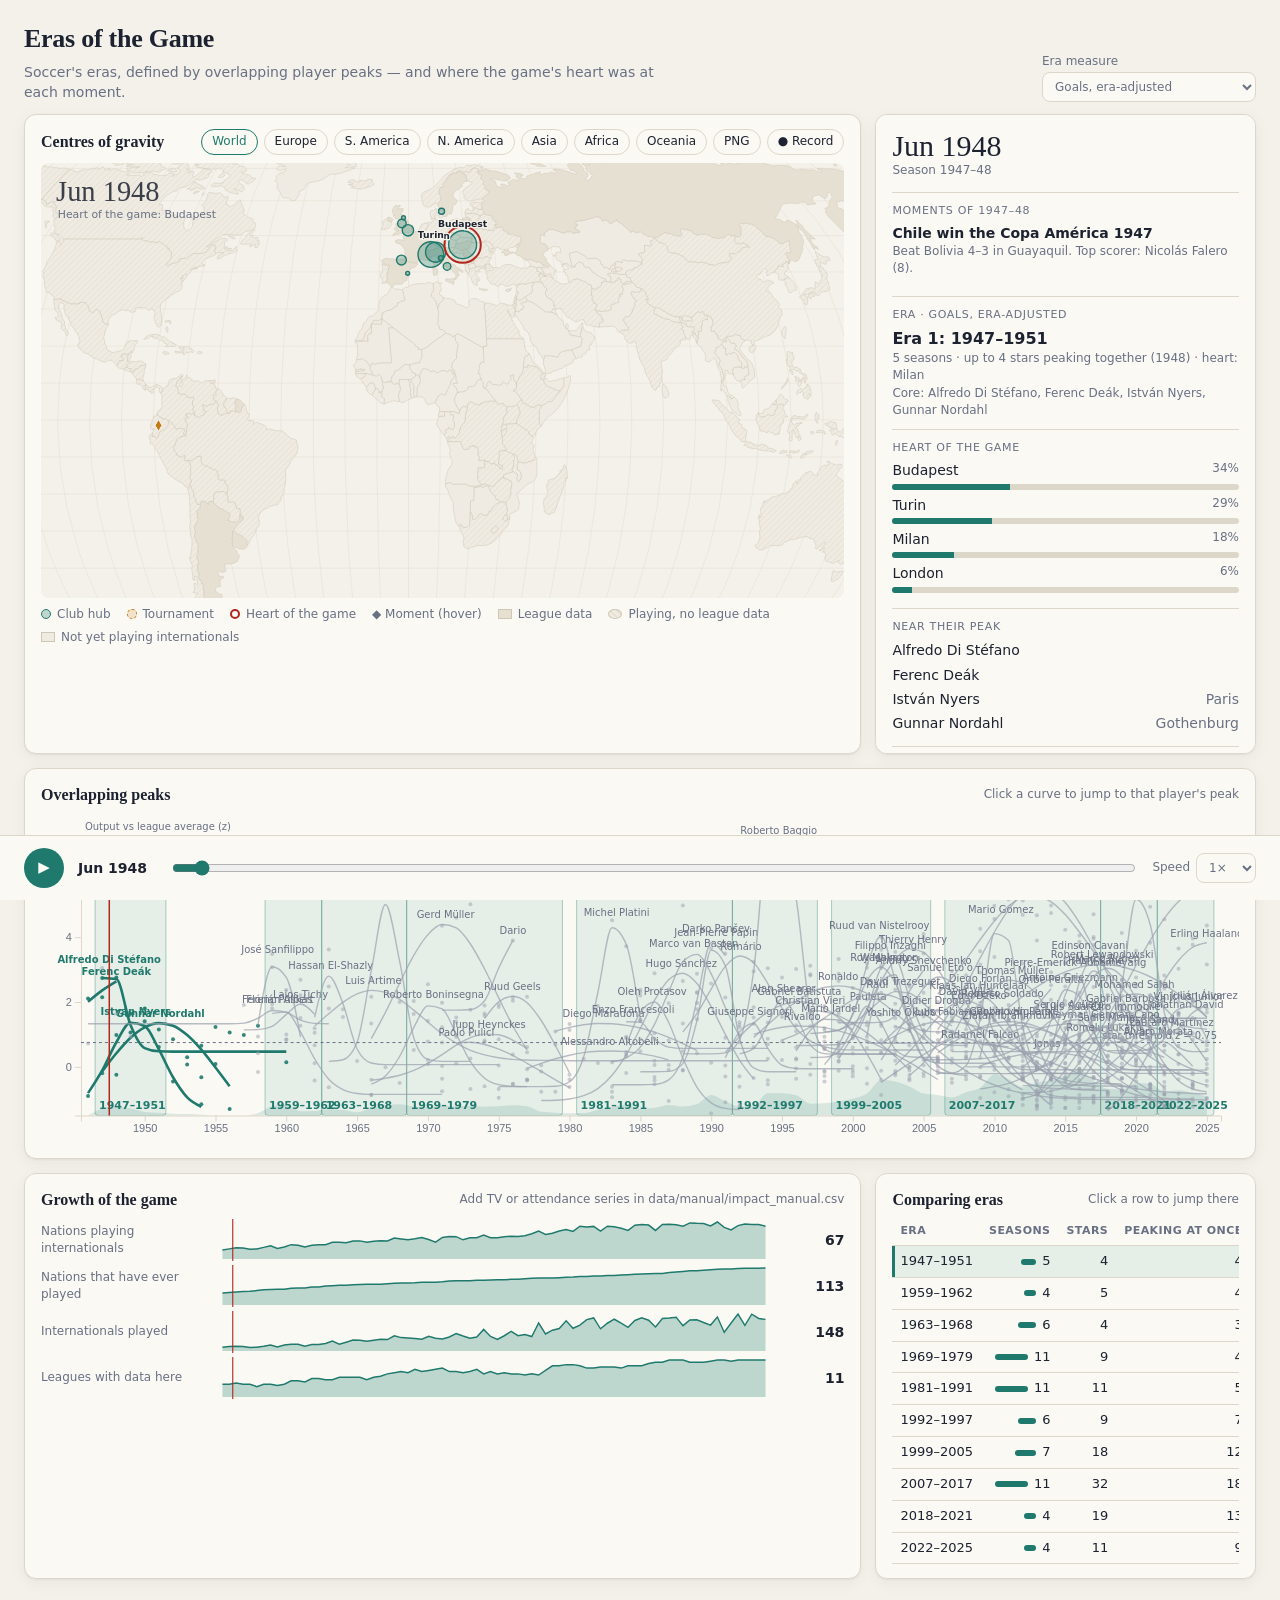
<file: dashboard/index.html>
<!doctype html>
<html lang="en">
<head>
  <meta charset="utf-8">
  <meta name="viewport" content="width=device-width, initial-scale=1">
  <title>Eras of the Game</title>
  <link rel="stylesheet" href="style.css">
</head>
<body>
  <header class="top">
    <div class="brand">
      <h1>Eras of the Game</h1>
      <p class="sub">Soccer's eras, defined by overlapping player peaks — and where the game's heart was at each moment.</p>
    </div>
    <div class="top-right">
      <span id="sample-badge" class="badge" hidden>Sample data</span>
      <label class="field">Era measure
        <select id="metric">
          <option value="goals_adj">Goals, era-adjusted</option>
          <option value="goals_raw">Goals, raw</option>
          <option value="ga_adj">Goals + assists, era-adjusted</option>
        </select>
      </label>
    </div>
  </header>

  <main class="grid">
    <section class="panel map-panel" aria-label="Map of hubs">
      <div class="panel-head">
        <h2>Centres of gravity</h2>
        <div class="map-tools">
          <div id="regions" class="chips" role="group" aria-label="Region"></div>
          <button class="chip" id="export-png" title="Download the map as an image">PNG</button>
          <button class="chip" id="record" title="Record the map as a video clip while it plays">● Record</button>
        </div>
      </div>
      <div class="map-wrap"><svg id="map" role="img" aria-label="Map with hub circles that grow and shrink over time"></svg></div>
      <div class="legend">
        <span><i class="dot club"></i>Club hub</span>
        <span><i class="dot tour"></i>Tournament</span>
        <span><i class="dot lead"></i>Heart of the game</span>
        <span>◆ Moment (hover)</span>
        <span class="legend-land"><i class="sw league"></i>League data</span>
        <span class="legend-land"><i class="sw play"></i>Playing, no league data</span>
        <span class="legend-land"><i class="sw none"></i>Not yet playing internationals</span>
      </div>
    </section>

    <aside class="panel desc-panel" aria-live="polite">
      <div id="desc"></div>
    </aside>

    <section class="panel peaks-panel" aria-label="Career peaks">
      <div class="panel-head">
        <h2 id="peaks-title">Overlapping peaks</h2>
        <span class="hint">Click a curve to jump to that player's peak</span>
      </div>
      <div class="peaks-wrap"><svg id="peaks" role="img" aria-label="Career curves for star players with shaded eras"></svg></div>
    </section>

    <section class="panel growth-panel" aria-label="Growth of the game">
      <div class="panel-head"><h2>Growth of the game</h2><span class="hint" id="growth-hint"></span></div>
      <div id="growth"></div>
    </section>

    <section class="panel eras-panel" aria-label="Era comparison">
      <div class="panel-head"><h2 id="eras-title">Comparing eras</h2><span class="hint">Click a row to jump there</span></div>
      <div class="table-wrap"><table id="era-table"></table></div>
    </section>
  </main>

  <footer class="controls">
    <button id="play" class="play" aria-label="Play">▶</button>
    <span id="clock" class="clock">—</span>
    <input id="scrub" type="range" min="0" max="1" value="0" step="1" aria-label="Timeline">
    <label class="field small">Speed
      <select id="speed">
        <option value="6">½×</option>
        <option value="12" selected>1×</option>
        <option value="24">2×</option>
        <option value="48">4×</option>
      </select>
    </label>
  </footer>

  <div id="tip" class="tip" hidden></div>

  <script src="vendor/d3.min.js"></script>
  <script src="vendor/topojson-client.min.js"></script>
  <script type="module" src="js/main.js"></script>
</body>
</html>
</file>
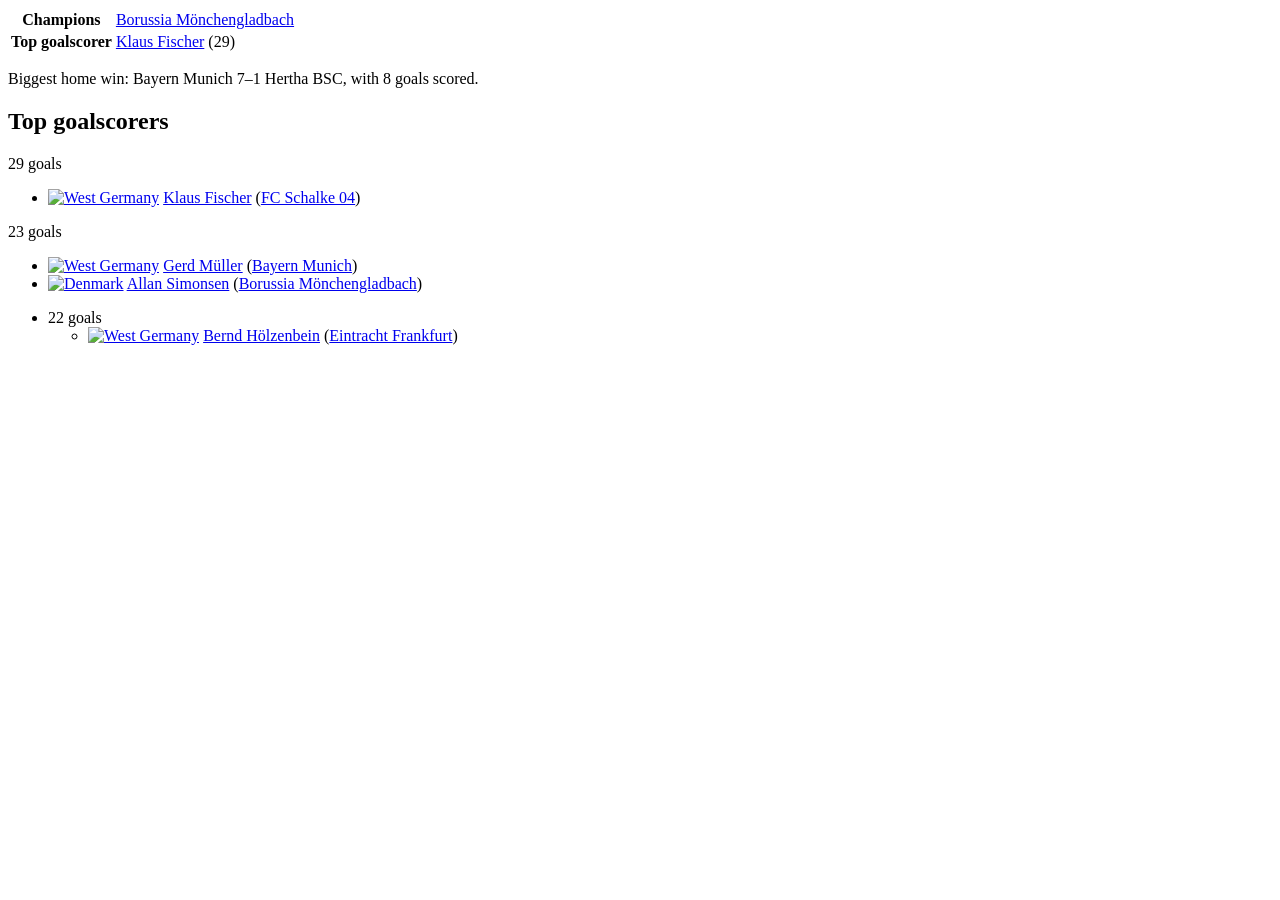
<file: tests/fixtures/wiki_bundesliga_1975.html>
<!-- Fixture in the rendered markup of the older season-page house style, e.g.
     ;29 goals / * {{flagicon|FRG}} [[Klaus Fischer]] ([[FC Schalke 04]])
     plus a summary box. Also a "biggest win" line that mentions goals and must be ignored. -->
<html><body>
<table class="infobox"><tr><th>Champions</th><td><a href="/wiki/Borussia_M%C3%B6nchengladbach">Borussia Mönchengladbach</a></td></tr>
<tr><th>Top goalscorer</th><td><a href="/wiki/Klaus_Fischer">Klaus Fischer</a> (29)</td></tr></table>
<p>Biggest home win: Bayern Munich 7–1 Hertha BSC, with 8 goals scored.</p>
<h2><span class="mw-headline" id="Top_goalscorers">Top goalscorers</span></h2>
<dl><dt>29 goals</dt></dl>
<ul><li><span class="flagicon"><a href="/wiki/West_Germany" title="West Germany"><img alt="West Germany"></a></span> <a href="/wiki/Klaus_Fischer">Klaus Fischer</a> (<a href="/wiki/FC_Schalke_04">FC Schalke 04</a>)</li></ul>
<dl><dt>23 goals</dt></dl>
<ul><li><span class="flagicon"><a href="/wiki/West_Germany" title="West Germany"><img alt="West Germany"></a></span> <a href="/wiki/Gerd_M%C3%BCller">Gerd Müller</a> (<a href="/wiki/FC_Bayern_Munich">Bayern Munich</a>)</li>
<li><span class="flagicon"><a href="/wiki/Denmark" title="Denmark"><img alt="Denmark"></a></span> <a href="/wiki/Allan_Simonsen">Allan Simonsen</a> (<a href="/wiki/Borussia_M%C3%B6nchengladbach">Borussia Mönchengladbach</a>)</li></ul>
<ul><li>22 goals
  <ul><li><span class="flagicon"><a href="/wiki/West_Germany" title="West Germany"><img alt="West Germany"></a></span> <a href="/wiki/Bernd_H%C3%B6lzenbein">Bernd Hölzenbein</a> (<a href="/wiki/Eintracht_Frankfurt">Eintracht Frankfurt</a>)</li></ul>
</li></ul>
</body></html>
</file>
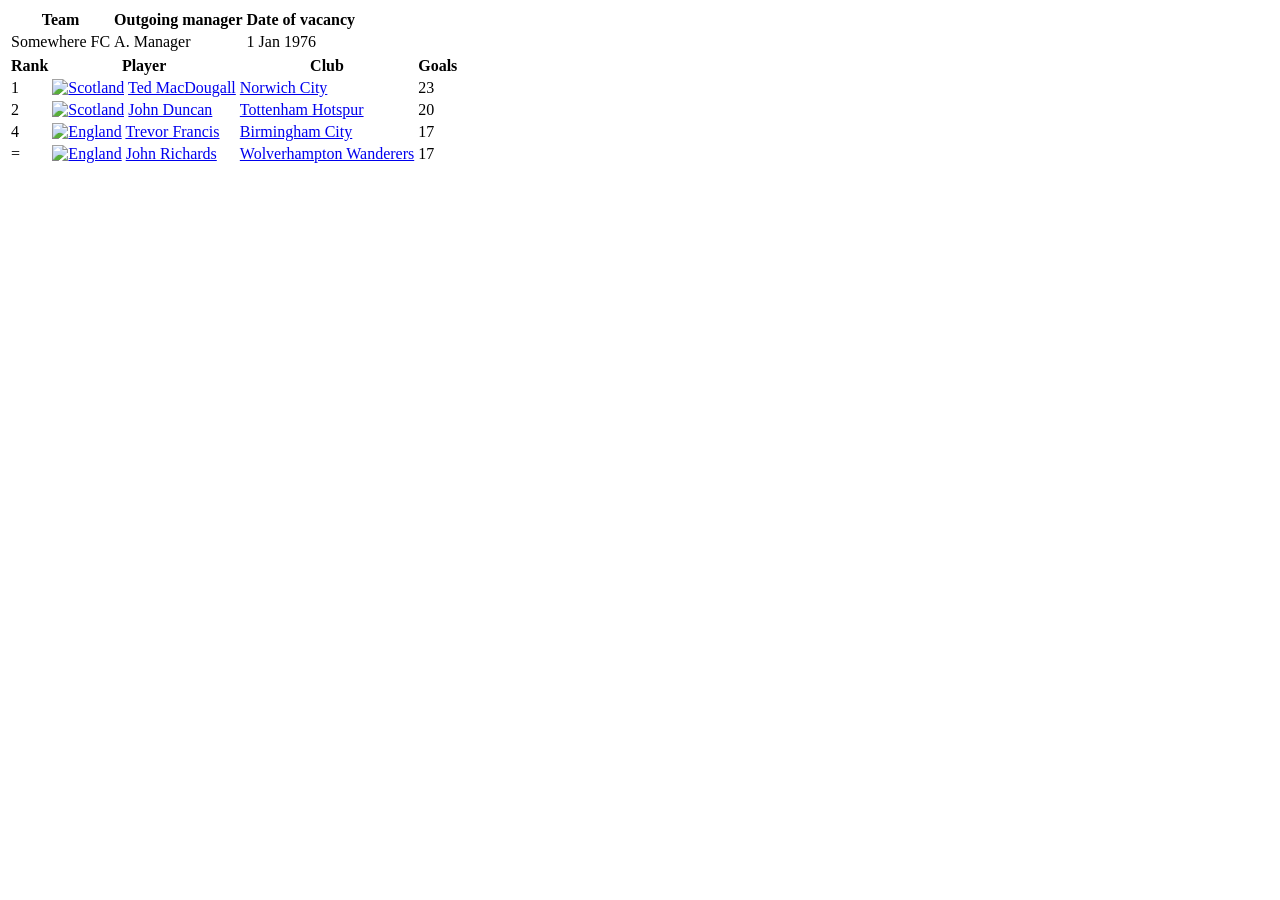
<file: tests/fixtures/wiki_eng_1975.html>
<!-- Fixture shaped like en.wikipedia.org/wiki/1975–76_Football_League_First_Division:
     no heading above the scorers table, ties shown with "=" ranks. -->
<html><body>
<table class="wikitable">
<tr><th>Team</th><th>Outgoing manager</th><th>Date of vacancy</th></tr>
<tr><td>Somewhere FC</td><td>A. Manager</td><td>1 Jan 1976</td></tr>
</table>
<table class="wikitable sortable">
<tbody>
<tr><th>Rank</th><th>Player</th><th>Club</th><th>Goals</th></tr>
<tr><td>1</td><td><span class="flagicon"><a href="/wiki/Scotland" title="Scotland"><img alt="Scotland"></a></span> <a href="/wiki/Ted_MacDougall">Ted MacDougall</a></td><td><a href="/wiki/Norwich_City_F.C.">Norwich City</a></td><td>23</td></tr>
<tr><td>2</td><td><span class="flagicon"><a href="/wiki/Scotland" title="Scotland"><img alt="Scotland"></a></span> <a href="/wiki/John_Duncan_(footballer,_born_1949)">John Duncan</a></td><td><a href="/wiki/Tottenham_Hotspur_F.C.">Tottenham Hotspur</a></td><td>20</td></tr>
<tr><td>4</td><td><span class="flagicon"><a href="/wiki/England" title="England"><img alt="England"></a></span> <a href="/wiki/Trevor_Francis">Trevor Francis</a></td><td><a href="/wiki/Birmingham_City_F.C.">Birmingham City</a></td><td>17</td></tr>
<tr><td>=</td><td><span class="flagicon"><a href="/wiki/England" title="England"><img alt="England"></a></span> <a href="/wiki/John_Richards_(footballer,_born_1950)">John Richards</a></td><td><a href="/wiki/Wolverhampton_Wanderers_F.C.">Wolverhampton Wanderers</a></td><td>17</td></tr>
</tbody>
</table>
</body></html>
</file>
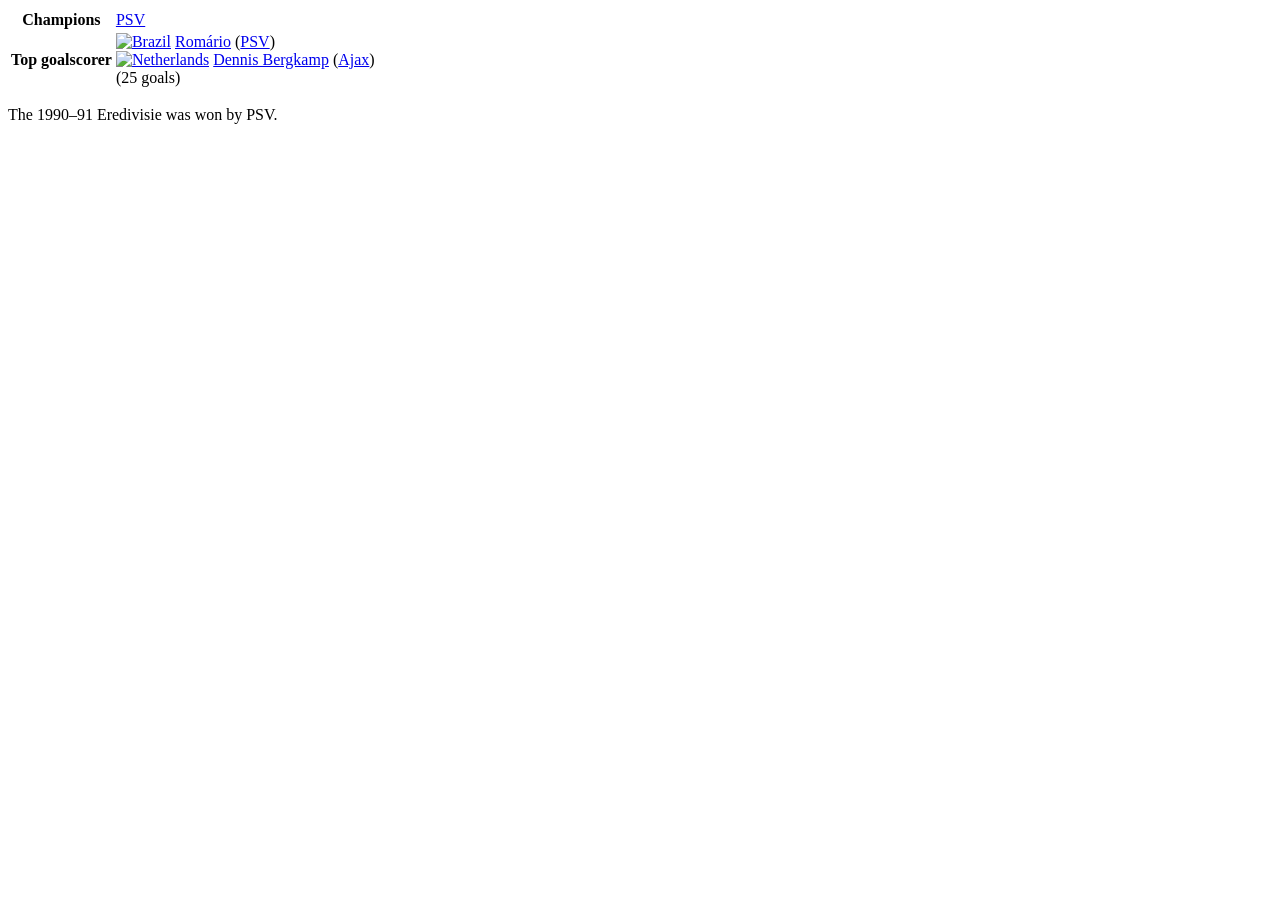
<file: tests/fixtures/wiki_eredivisie_1990.html>
<!-- Fixture: page with no scorer table or list, only the summary box naming two tied leaders. -->
<html><body>
<table class="infobox vcard"><tr><th>Champions</th><td><a href="/wiki/PSV_Eindhoven">PSV</a></td></tr>
<tr><th>Top goalscorer</th><td><span class="flagicon"><a href="/wiki/Brazil" title="Brazil"><img alt="Brazil"></a></span> <a href="/wiki/Rom%C3%A1rio">Romário</a> (<a href="/wiki/PSV_Eindhoven">PSV</a>)<br><span class="flagicon"><a href="/wiki/Netherlands" title="Netherlands"><img alt="Netherlands"></a></span> <a href="/wiki/Dennis_Bergkamp">Dennis Bergkamp</a> (<a href="/wiki/AFC_Ajax">Ajax</a>)<br>(25 goals)</td></tr></table>
<p>The 1990–91 Eredivisie was won by PSV.</p>
</body></html>
</file>
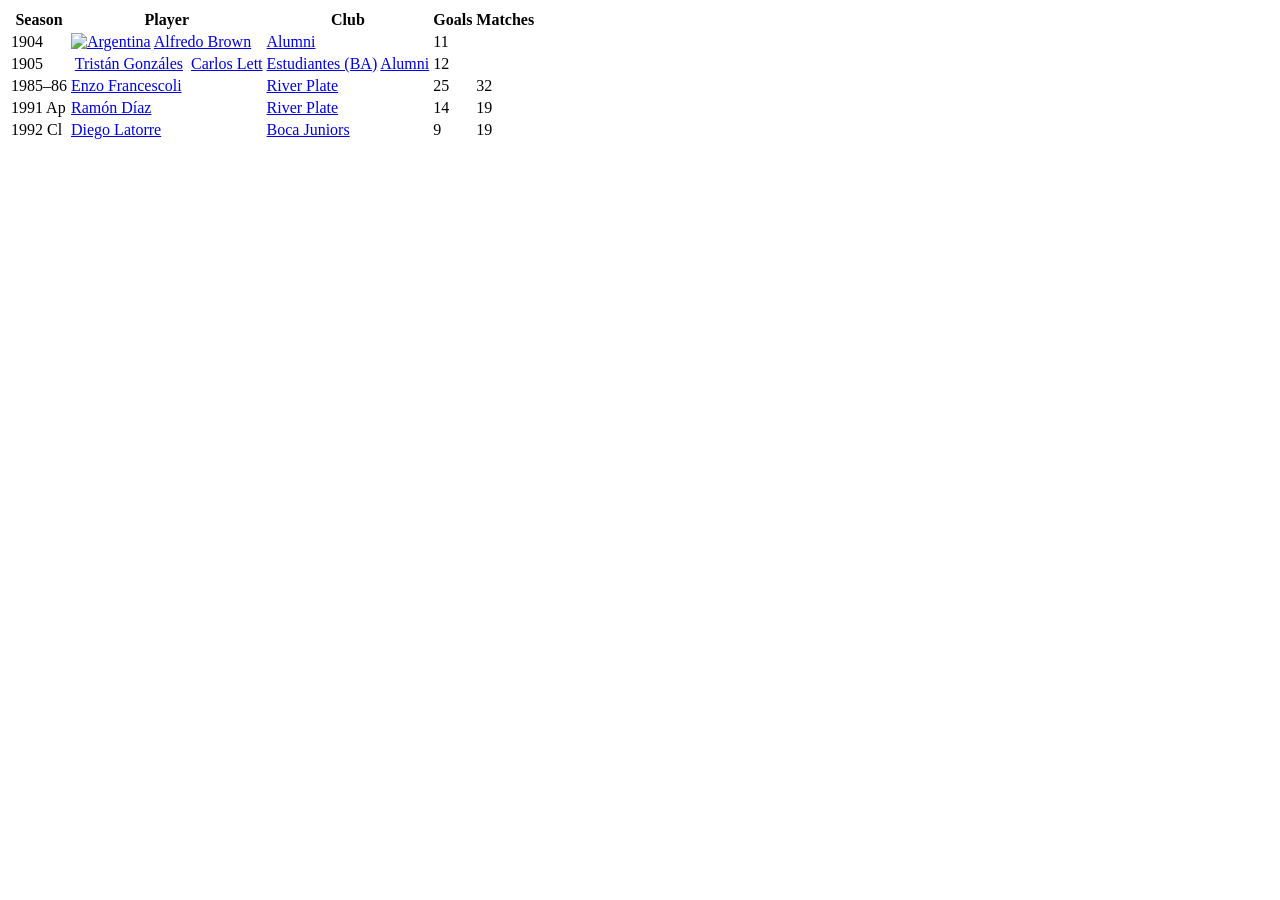
<file: tests/fixtures/wiki_leaders_list.html>
<!-- Fixture shaped like "List of Argentine Primera División top scorers": Season | Player | Club
     | Goals | Matches; a tie lists both players and both clubs in single cells; Apertura/Clausura. -->
<html><body>
<table class="wikitable sortable">
<tr><th>Season</th><th>Player</th><th>Club</th><th>Goals</th><th>Matches</th></tr>
<tr><td>1904</td><td><span class="flagicon"><a href="/wiki/Argentina" title="Argentina"><img alt="Argentina"></a></span> <a href="/wiki/Alfredo_Brown">Alfredo Brown</a></td><td><a href="/wiki/Alumni_Athletic_Club">Alumni</a></td><td>11</td><td></td></tr>
<tr><td>1905</td><td><span class="flagicon"><a href="/wiki/Argentina" title="Argentina"><img></a></span> <a href="/wiki/Trist%C3%A1n_Gonz%C3%A1les">Tristán Gonzáles</a> <span class="flagicon"><a href="/wiki/Argentina" title="Argentina"><img></a></span> <a href="/wiki/Carlos_Lett">Carlos Lett</a></td><td><a href="/wiki/Estudiantes_de_Buenos_Aires">Estudiantes (BA)</a> <a href="/wiki/Alumni_Athletic_Club">Alumni</a></td><td>12</td><td></td></tr>
<tr><td>1985–86</td><td><a href="/wiki/Enzo_Francescoli">Enzo Francescoli</a></td><td><a href="/wiki/Club_Atl%C3%A9tico_River_Plate">River Plate</a></td><td>25</td><td>32</td></tr>
<tr><td>1991 Ap</td><td><a href="/wiki/Ram%C3%B3n_D%C3%ADaz">Ramón Díaz</a></td><td><a href="/wiki/Club_Atl%C3%A9tico_River_Plate">River Plate</a></td><td>14</td><td>19</td></tr>
<tr><td>1992 Cl</td><td><a href="/wiki/Diego_Latorre">Diego Latorre</a></td><td><a href="/wiki/Boca_Juniors">Boca Juniors</a></td><td>9</td><td>19</td></tr>
</table></body></html>
</file>
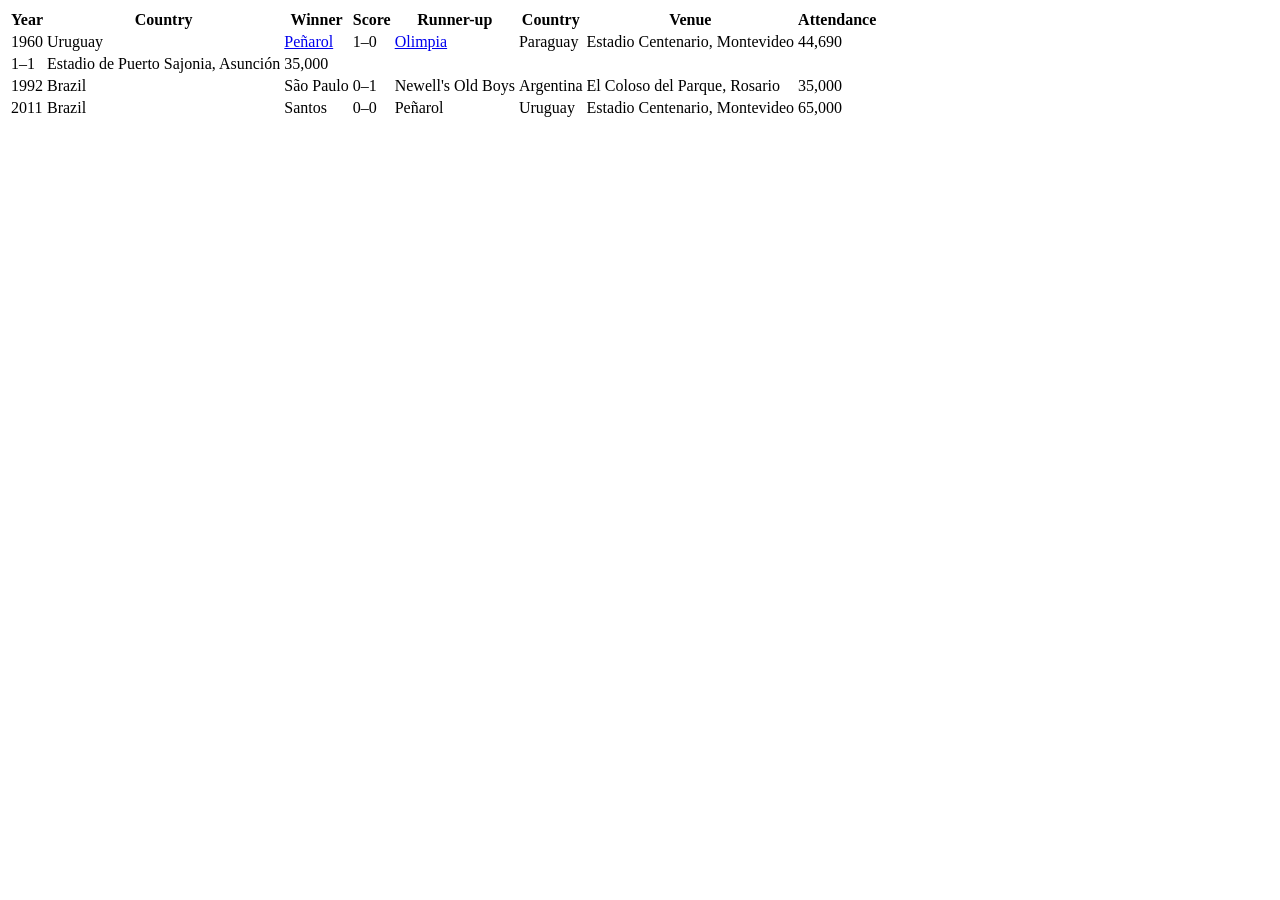
<file: tests/fixtures/wiki_libertadores_finals.html>
<!-- Fixture shaped like "List of Copa Libertadores finals": Year | Country | Winner | Score |
     Runner-up | Country | Venue | Attendance, with continuation rows for second legs. -->
<html><body>
<table class="wikitable sortable">
<tr><th>Year</th><th>Country</th><th>Winner</th><th>Score</th><th>Runner-up</th><th>Country</th><th>Venue</th><th>Attendance</th></tr>
<tr><td>1960</td><td>Uruguay</td><td><a href="/wiki/Pe%C3%B1arol">Peñarol</a></td><td>1–0</td><td><a href="/wiki/Club_Olimpia">Olimpia</a></td><td>Paraguay</td><td>Estadio Centenario, Montevideo</td><td>44,690</td></tr>
<tr><td>1–1</td><td>Estadio de Puerto Sajonia, Asunción</td><td>35,000</td></tr>
<tr><td>1992</td><td>Brazil</td><td>São Paulo</td><td>0–1</td><td>Newell's Old Boys</td><td>Argentina</td><td>El Coloso del Parque, Rosario</td><td>35,000</td></tr>
<tr><td>2011</td><td>Brazil</td><td>Santos</td><td>0–0</td><td>Peñarol</td><td>Uruguay</td><td>Estadio Centenario, Montevideo</td><td>65,000</td></tr>
</table></body></html>
</file>
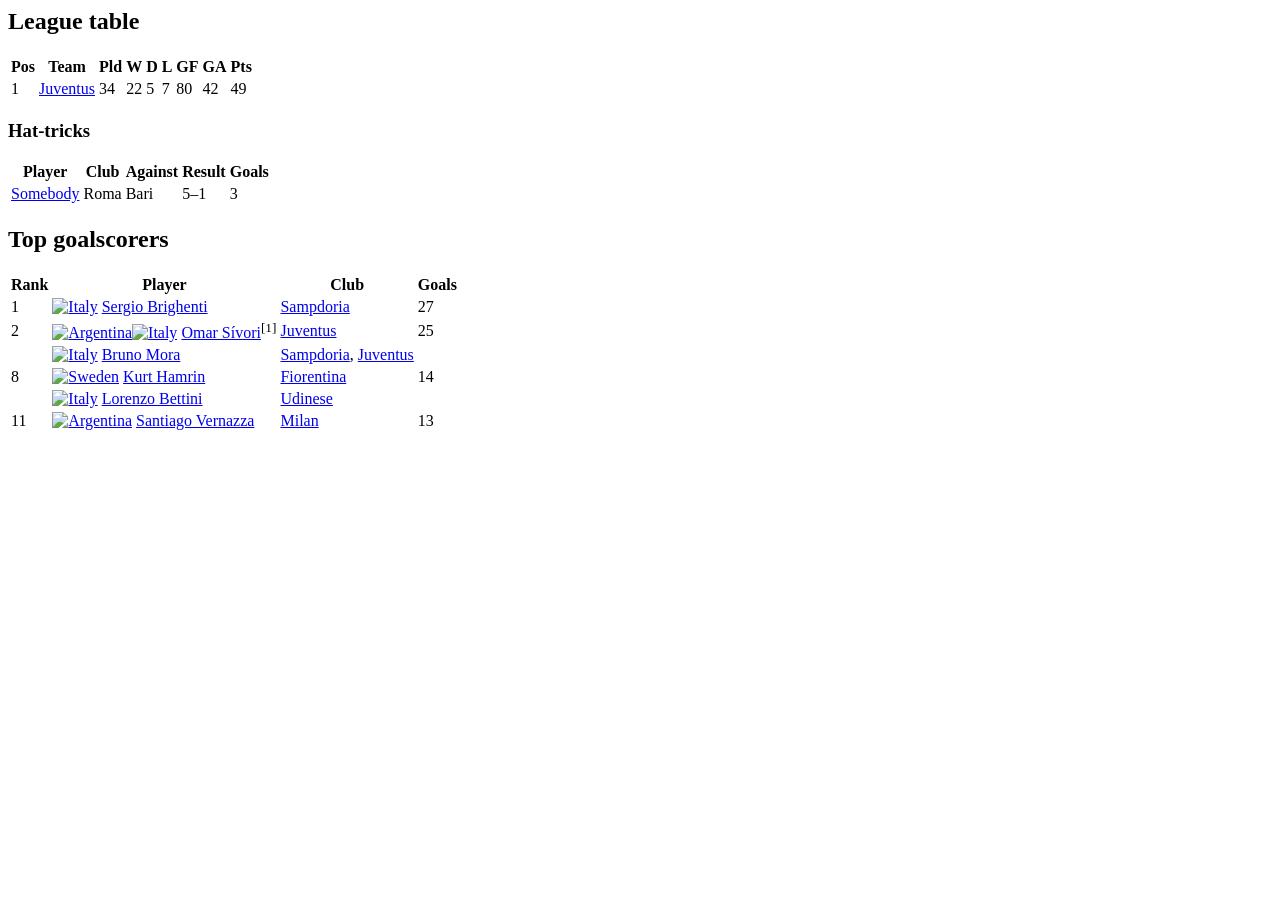
<file: tests/fixtures/wiki_seriea_1960.html>
<!-- Fixture shaped like en.wikipedia.org/wiki/1960–61_Serie_A: league table and hat-trick
     decoys, then "Top goalscorers" with merged (rowspan) rank and goals cells for ties,
     flag icons that link to country articles, dual nationals, and a two-club season. -->
<html><body>
<h2><span class="mw-headline">League table</span></h2>
<table class="wikitable">
<tr><th>Pos</th><th>Team</th><th>Pld</th><th>W</th><th>D</th><th>L</th><th>GF</th><th>GA</th><th>Pts</th></tr>
<tr><td>1</td><td><a href="/wiki/Juventus_FC">Juventus</a></td><td>34</td><td>22</td><td>5</td><td>7</td><td>80</td><td>42</td><td>49</td></tr>
</table>
<h3>Hat-tricks</h3>
<table class="wikitable">
<tr><th>Player</th><th>Club</th><th>Against</th><th>Result</th><th>Goals</th></tr>
<tr><td><a href="/wiki/Somebody">Somebody</a></td><td>Roma</td><td>Bari</td><td>5–1</td><td>3</td></tr>
</table>
<h2><span class="mw-headline" id="Top_goalscorers">Top goalscorers</span></h2>
<table class="wikitable">
<tr><th>Rank</th><th>Player</th><th>Club</th><th>Goals</th></tr>
<tr><td>1</td><td><span class="flagicon"><a href="/wiki/Italy" title="Italy"><img alt="Italy"></a></span> <a href="/wiki/Sergio_Brighenti">Sergio Brighenti</a></td><td><a href="/wiki/UC_Sampdoria">Sampdoria</a></td><td>27</td></tr>
<tr><td>2</td><td><span class="flagicon"><a href="/wiki/Argentina" title="Argentina"><img alt="Argentina"></a></span><span class="flagicon"><a href="/wiki/Italy" title="Italy"><img alt="Italy"></a></span> <a href="/wiki/Omar_S%C3%ADvori">Omar Sívori</a><sup class="reference">[1]</sup></td><td><a href="/wiki/Juventus_FC">Juventus</a></td><td>25</td></tr>
<tr><td rowspan="3">8</td><td><span class="flagicon"><a href="/wiki/Italy" title="Italy"><img alt="Italy"></a></span> <a href="/wiki/Bruno_Mora">Bruno Mora</a></td><td><a href="/wiki/UC_Sampdoria">Sampdoria</a>, <a href="/wiki/Juventus_FC">Juventus</a></td><td rowspan="3">14</td></tr>
<tr><td><span class="flagicon"><a href="/wiki/Sweden" title="Sweden"><img alt="Sweden"></a></span> <a href="/wiki/Kurt_Hamrin">Kurt Hamrin</a></td><td><a href="/wiki/ACF_Fiorentina">Fiorentina</a></td></tr>
<tr><td><span class="flagicon"><a href="/wiki/Italy" title="Italy"><img alt="Italy"></a></span> <a href="/wiki/Lorenzo_Bettini">Lorenzo Bettini</a></td><td><a href="/wiki/Udinese_Calcio">Udinese</a></td></tr>
<tr><td>11</td><td><span class="flagicon"><a href="/wiki/Argentina" title="Argentina"><img alt="Argentina"></a></span> <a href="/wiki/Santiago_Vernazza">Santiago Vernazza</a></td><td><a href="/wiki/AC_Milan">Milan</a></td><td>13</td></tr>
</table>
</body></html>
</file>
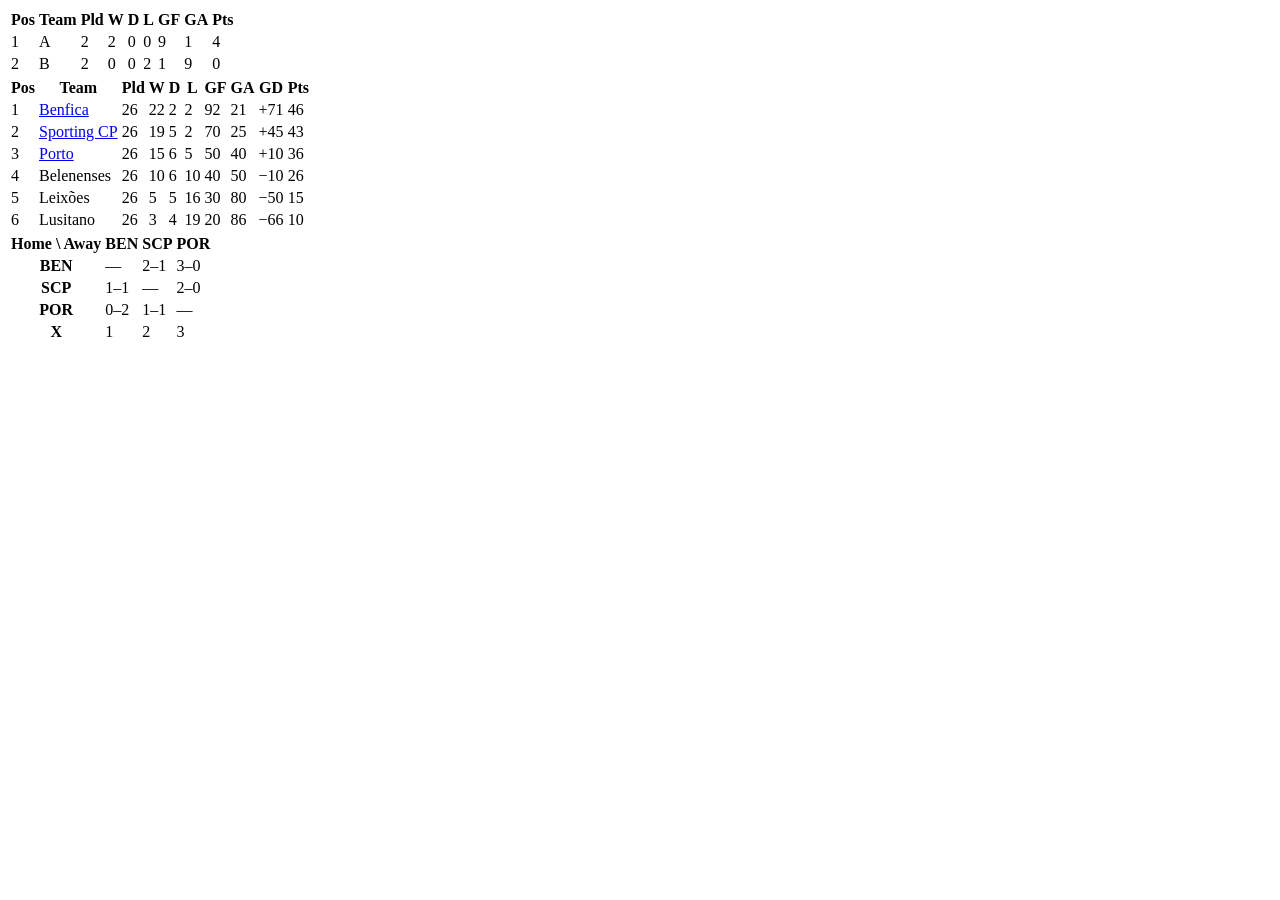
<file: tests/fixtures/wiki_standings_1960.html>
<!-- Fixture: league table (Pos Team Pld W D L GF GA GD Pts) with a results grid and a small
     group table that must be ignored. GF and GA balance across the league table. -->
<html><body>
<table class="wikitable"><tr><th>Pos</th><th>Team</th><th>Pld</th><th>W</th><th>D</th><th>L</th><th>GF</th><th>GA</th><th>Pts</th></tr>
<tr><td>1</td><td>A</td><td>2</td><td>2</td><td>0</td><td>0</td><td>9</td><td>1</td><td>4</td></tr>
<tr><td>2</td><td>B</td><td>2</td><td>0</td><td>0</td><td>2</td><td>1</td><td>9</td><td>0</td></tr></table>
<table class="wikitable">
<tr><th>Pos</th><th>Team</th><th><abbr>Pld</abbr></th><th>W</th><th>D</th><th>L</th><th>GF</th><th>GA</th><th>GD</th><th>Pts</th></tr>
<tr><td>1</td><td><a href="/wiki/S.L._Benfica">Benfica</a></td><td>26</td><td>22</td><td>2</td><td>2</td><td>92</td><td>21</td><td>+71</td><td>46</td></tr>
<tr><td>2</td><td><a href="/wiki/Sporting_CP">Sporting CP</a></td><td>26</td><td>19</td><td>5</td><td>2</td><td>70</td><td>25</td><td>+45</td><td>43</td></tr>
<tr><td>3</td><td><a href="/wiki/FC_Porto">Porto</a></td><td>26</td><td>15</td><td>6</td><td>5</td><td>50</td><td>40</td><td>+10</td><td>36</td></tr>
<tr><td>4</td><td>Belenenses</td><td>26</td><td>10</td><td>6</td><td>10</td><td>40</td><td>50</td><td>−10</td><td>26</td></tr>
<tr><td>5</td><td>Leixões</td><td>26</td><td>5</td><td>5</td><td>16</td><td>30</td><td>80</td><td>−50</td><td>15</td></tr>
<tr><td>6</td><td>Lusitano</td><td>26</td><td>3</td><td>4</td><td>19</td><td>20</td><td>86</td><td>−66</td><td>10</td></tr>
</table>
<table class="wikitable"><tr><th>Home \ Away</th><th>BEN</th><th>SCP</th><th>POR</th></tr>
<tr><th>BEN</th><td>—</td><td>2–1</td><td>3–0</td></tr><tr><th>SCP</th><td>1–1</td><td>—</td><td>2–0</td></tr>
<tr><th>POR</th><td>0–2</td><td>1–1</td><td>—</td></tr><tr><th>X</th><td>1</td><td>2</td><td>3</td></tr></table>
</body></html>
</file>
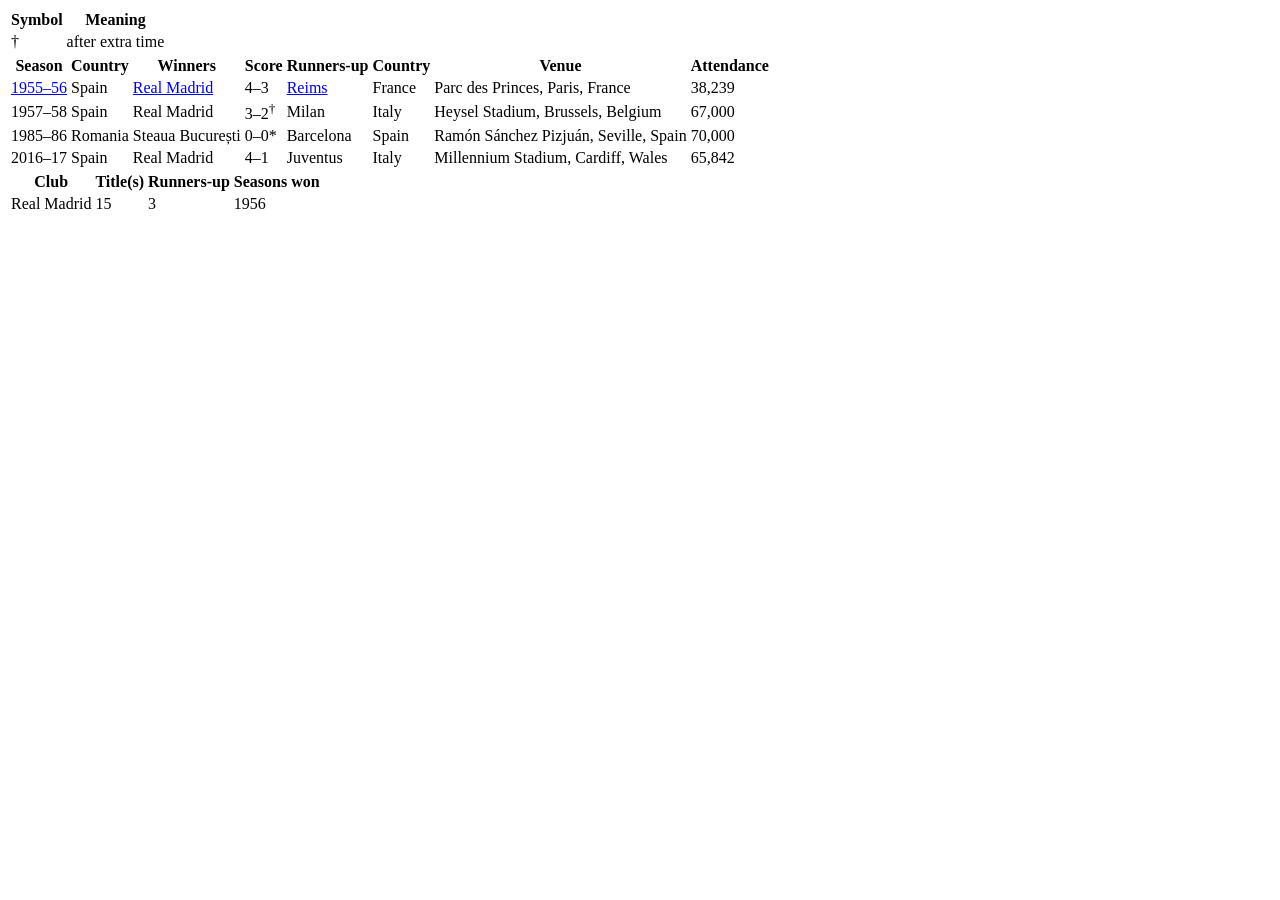
<file: tests/fixtures/wiki_ucl_finals.html>
<!-- Fixture shaped like "List of European Cup and UEFA Champions League finals": key table,
     main finals table (Season | Country | Winners | Score | Runners-up | Country | Venue | Attendance),
     and a "performances by club" decoy. -->
<html><body>
<table class="wikitable"><tr><th>Symbol</th><th>Meaning</th></tr><tr><td>†</td><td>after extra time</td></tr></table>
<table class="wikitable sortable">
<tr><th>Season</th><th>Country</th><th>Winners</th><th>Score</th><th>Runners-up</th><th>Country</th><th>Venue</th><th>Attend&shy;ance</th></tr>
<tr><td><a href="/wiki/1955%E2%80%9356_European_Cup">1955–56</a></td><td>Spain</td><td><a href="/wiki/Real_Madrid_CF">Real Madrid</a></td><td>4–3</td><td><a href="/wiki/Stade_de_Reims">Reims</a></td><td>France</td><td>Parc des Princes, Paris, France</td><td>38,239</td></tr>
<tr><td>1957–58</td><td>Spain</td><td>Real Madrid</td><td>3–2<sup>†</sup></td><td>Milan</td><td>Italy</td><td>Heysel Stadium, Brussels, Belgium</td><td>67,000</td></tr>
<tr><td>1985–86</td><td>Romania</td><td>Steaua București</td><td>0–0*</td><td>Barcelona</td><td>Spain</td><td>Ramón Sánchez Pizjuán, Seville, Spain</td><td>70,000</td></tr>
<tr><td>2016–17</td><td>Spain</td><td>Real Madrid</td><td>4–1</td><td>Juventus</td><td>Italy</td><td>Millennium Stadium, Cardiff, Wales</td><td>65,842</td></tr>
</table>
<table class="wikitable"><tr><th>Club</th><th>Title(s)</th><th>Runners-up</th><th>Seasons won</th></tr><tr><td>Real Madrid</td><td>15</td><td>3</td><td>1956</td></tr></table>
</body></html>
</file>
<file: dashboard/style.css>
:root {
  --bg: #f4f1ea;
  --panel: #fbf9f4;
  --ink: #1c2230;
  --muted: #687083;
  --line: #ddd7ca;
  --land: #e6e0d2;
  --land-none: #efebe2;
  --land-edge: #cfc7b6;
  --sea: #f4f1ea;
  --hub: #1f7a6d;
  --hub-fill: rgba(31, 122, 109, .28);
  --tour: #c47a12;
  --tour-fill: rgba(196, 122, 18, .18);
  --lead: #b3261e;
  --era: rgba(31, 122, 109, .09);
  --era-edge: rgba(31, 122, 109, .35);
  --curve: #9aa1ae;
  --curve-on: #1f7a6d;
  --badge: #b3261e;
  --shadow: 0 1px 2px rgba(28, 34, 48, .06), 0 4px 16px rgba(28, 34, 48, .05);
}
@media (prefers-color-scheme: dark) {
  :root:not([data-theme="light"]) {
    --bg: #0e1218; --panel: #151b24; --ink: #e8eaee; --muted: #8b93a3; --line: #262f3c;
    --land: #1d2530; --land-none: #131922; --land-edge: #2b3543; --sea: #0e1218;
    --hub: #4fc3ae; --hub-fill: rgba(79, 195, 174, .25);
    --tour: #f0a83a; --tour-fill: rgba(240, 168, 58, .16); --lead: #ff6b5e;
    --era: rgba(79, 195, 174, .08); --era-edge: rgba(79, 195, 174, .35);
    --curve: #5b6475; --curve-on: #4fc3ae; --badge: #ff6b5e;
    --shadow: none;
  }
}
:root[data-theme="dark"] {
  --bg: #0e1218; --panel: #151b24; --ink: #e8eaee; --muted: #8b93a3; --line: #262f3c;
  --land: #1d2530; --land-none: #131922; --land-edge: #2b3543; --sea: #0e1218;
  --hub: #4fc3ae; --hub-fill: rgba(79, 195, 174, .25);
  --tour: #f0a83a; --tour-fill: rgba(240, 168, 58, .16); --lead: #ff6b5e;
  --era: rgba(79, 195, 174, .08); --era-edge: rgba(79, 195, 174, .35);
  --curve: #5b6475; --curve-on: #4fc3ae; --badge: #ff6b5e;
  --shadow: none;
}

* { box-sizing: border-box; }
body {
  margin: 0; background: var(--bg); color: var(--ink);
  font: 14px/1.45 system-ui, -apple-system, "Segoe UI", Roboto, sans-serif;
  padding-bottom: 72px;
}
h1, h2 { font-family: Georgia, "Times New Roman", serif; font-weight: 600; margin: 0; }
h1 { font-size: 26px; letter-spacing: -.01em; }
h2 { font-size: 16px; }
button, select, input { font: inherit; color: inherit; }

.top {
  display: flex; justify-content: space-between; align-items: flex-end; gap: 16px;
  padding: 20px 24px 12px; flex-wrap: wrap;
}
.sub { margin: 4px 0 0; color: var(--muted); max-width: 640px; }
.top-right { display: flex; align-items: center; gap: 12px; }
.badge {
  border: 1px solid var(--badge); color: var(--badge); border-radius: 999px;
  padding: 2px 10px; font-size: 12px; font-weight: 600; letter-spacing: .04em; text-transform: uppercase;
}
.field { display: flex; flex-direction: column; font-size: 12px; color: var(--muted); gap: 2px; }
.field.small { flex-direction: row; align-items: center; gap: 6px; }
select {
  background: var(--panel); border: 1px solid var(--line); border-radius: 8px; padding: 6px 8px;
}

.grid {
  display: grid; gap: 14px; padding: 0 24px;
  grid-template-columns: minmax(0, 2.2fr) minmax(280px, 1fr);
  grid-template-areas: "map desc" "peaks peaks" "growth eras";
}
.panel {
  background: var(--panel); border: 1px solid var(--line); border-radius: 12px;
  box-shadow: var(--shadow); padding: 14px 16px; min-width: 0;
}
.map-panel { grid-area: map; }
.desc-panel { grid-area: desc; max-height: 640px; overflow: auto; }
.peaks-panel { grid-area: peaks; }
.growth-panel { grid-area: growth; }
.eras-panel { grid-area: eras; }
.panel-head { display: flex; justify-content: space-between; align-items: center; margin-bottom: 8px; gap: 8px; }
.hint { color: var(--muted); font-size: 12px; }

.map-wrap svg, .peaks-wrap svg { width: 100%; height: auto; display: block; }
.map-wrap { border-radius: 8px; overflow: hidden; background: var(--sea); }
.map-tools { display: flex; gap: 6px; }
.chip {
  background: transparent; border: 1px solid var(--line); border-radius: 999px; padding: 3px 10px;
  cursor: pointer; font-size: 12px;
}
.chip:hover, .chip.on { border-color: var(--hub); color: var(--hub); }

.country { fill: var(--land); stroke: var(--land-edge); stroke-width: .5; vector-effect: non-scaling-stroke; transition: fill .4s; }
.country.c-none { fill: var(--land-none); }
.country.c-play { fill: url(#hatch); }
.hatch-bg { fill: var(--land-none); }
.hatch-line { stroke: var(--land); stroke-width: 1.6; }
.sea { fill: var(--sea); }
.map-date { font-family: Georgia, serif; font-size: 34px; fill: var(--ink); opacity: .85; pointer-events: none; }
.map-sub { font-size: 13px; fill: var(--muted); pointer-events: none; }
.graticule { fill: none; stroke: var(--line); stroke-width: .4; vector-effect: non-scaling-stroke; }
.hub { fill: var(--hub-fill); stroke: var(--hub); stroke-width: 1.4; vector-effect: non-scaling-stroke; cursor: pointer; }
.hub.selected { stroke-width: 2.6; }
.tour { fill: var(--tour-fill); stroke: var(--tour); stroke-width: 1.6; stroke-dasharray: 4 3; vector-effect: non-scaling-stroke; cursor: pointer; }
.lead-ring { fill: none; stroke: var(--lead); stroke-width: 2; vector-effect: non-scaling-stroke; pointer-events: none; }
.hub-label { font-size: 11px; fill: var(--ink); paint-order: stroke; stroke: var(--sea); stroke-width: 3px; pointer-events: none; font-weight: 600; }
.tour-label { fill: var(--tour); }

.legend { display: flex; gap: 6px 16px; flex-wrap: wrap; margin-top: 8px; color: var(--muted); font-size: 12px; }
.dot { display: inline-block; width: 10px; height: 10px; border-radius: 50%; margin-right: 6px; vertical-align: -1px; }
.dot.club { background: var(--hub-fill); border: 1.5px solid var(--hub); }
.dot.tour { background: var(--tour-fill); border: 1.5px dashed var(--tour); }
.dot.lead { border: 2px solid var(--lead); }

/* Description */
.d-date { font-family: Georgia, serif; font-size: 30px; line-height: 1.1; }
.d-season { color: var(--muted); font-size: 12px; margin-bottom: 12px; }
.d-block { border-top: 1px solid var(--line); padding: 10px 0; }
.d-label { font-size: 11px; text-transform: uppercase; letter-spacing: .06em; color: var(--muted); margin-bottom: 4px; }
.d-big { font-size: 16px; font-weight: 600; }
.d-list { list-style: none; padding: 0; margin: 4px 0 0; }
.d-list li { display: flex; justify-content: space-between; gap: 8px; padding: 2px 0; }
.d-list .where { color: var(--muted); }
.d-tour { color: var(--tour); font-weight: 600; }
.d-note { color: var(--muted); font-size: 12px; }
.d-close { float: right; background: none; border: none; color: var(--muted); cursor: pointer; font-size: 16px; }
.bar { height: 6px; background: var(--line); border-radius: 3px; overflow: hidden; margin-top: 3px; }
.bar > i { display: block; height: 100%; background: var(--hub); }

/* Peaks */
.axis text { fill: var(--muted); font-size: 11px; }
.axis path, .axis line { stroke: var(--line); }
.era-band { fill: var(--era); stroke: var(--era-edge); stroke-width: 1; }
.era-label { fill: var(--hub); font-size: 11px; font-weight: 600; }
.curve { fill: none; stroke: var(--curve); stroke-width: 1.4; opacity: .7; }
.curve.on { stroke: var(--curve-on); stroke-width: 2.6; opacity: 1; }
.curve.hover { stroke: var(--ink); stroke-width: 2.6; opacity: 1; }
.curve-hit { fill: none; stroke: transparent; stroke-width: 12; cursor: pointer; }
.pt { fill: var(--curve); opacity: .5; }
.pt.on { fill: var(--curve-on); opacity: .9; }
.peak-label { font-size: 10px; fill: var(--muted); pointer-events: none; }
.peak-label.on { fill: var(--curve-on); font-weight: 600; }
.playhead { stroke: var(--lead); stroke-width: 1.5; }
.flag-line { stroke: var(--muted); stroke-dasharray: 3 3; stroke-width: 1; }
.strength { fill: var(--hub); opacity: .15; }

/* Controls */
.controls {
  position: fixed; left: 0; right: 0; bottom: 0; display: flex; gap: 14px; align-items: center;
  padding: 12px 24px; background: var(--panel); border-top: 1px solid var(--line); z-index: 5;
}
.play {
  width: 40px; height: 40px; border-radius: 50%; border: none; background: var(--hub); color: var(--panel);
  font-size: 15px; cursor: pointer; flex: none;
}
.clock { font-variant-numeric: tabular-nums; min-width: 78px; font-weight: 600; }
#scrub { flex: 1; accent-color: var(--hub); min-width: 0; }

.tip {
  position: fixed; pointer-events: none; background: var(--ink); color: var(--panel);
  padding: 6px 9px; border-radius: 6px; font-size: 12px; z-index: 10; max-width: 240px;
}

@media (max-width: 860px) {
  .top { padding: 16px; }
  .grid { padding: 0 16px; grid-template-columns: 1fr; grid-template-areas: "map" "desc" "peaks"; }
  .desc-panel { max-height: none; }
  .controls { padding: 10px 16px; gap: 10px; }
  .field.small { display: none; }
  .peaks-wrap { overflow-x: auto; }
  .peaks-wrap svg { min-width: 760px; }
}

/* Regions, export */
.chips { display: flex; gap: 6px; flex-wrap: wrap; }
.map-tools { flex-wrap: wrap; justify-content: flex-end; }
#record.on { border-color: var(--lead); color: var(--lead); }
.sw { display: inline-block; width: 14px; height: 10px; margin-right: 6px; vertical-align: -1px; border: 1px solid var(--land-edge); }
.sw.league { background: var(--land); }
.sw.none { background: var(--land-none); }
.sw.play { background: repeating-linear-gradient(45deg, var(--land) 0 2px, var(--land-none) 2px 5px); }

/* Growth sparklines */
.spark { display: grid; grid-template-columns: 170px 1fr 64px; align-items: center; gap: 8px; margin: 4px 0; }
.spark .name { font-size: 12px; color: var(--muted); }
.spark .val { font-variant-numeric: tabular-nums; font-weight: 600; text-align: right; }
.spark svg { width: 100%; height: 42px; display: block; }
.spark .area { fill: var(--hub-fill); }
.spark .line { fill: none; stroke: var(--hub); stroke-width: 1.5; }
.spark .ph { stroke: var(--lead); stroke-width: 1.2; }
.growth-empty { color: var(--muted); font-size: 13px; }

/* Era table */
.table-wrap { overflow-x: auto; }
#era-table { width: 100%; border-collapse: collapse; font-size: 13px; font-variant-numeric: tabular-nums; }
#era-table th { text-align: left; font-weight: 600; color: var(--muted); font-size: 11px; text-transform: uppercase; letter-spacing: .04em; padding: 4px 8px 6px; border-bottom: 1px solid var(--line); white-space: nowrap; }
#era-table td { padding: 6px 8px; border-bottom: 1px solid var(--line); white-space: nowrap; }
#era-table td.num, #era-table th.num { text-align: right; }
#era-table tbody tr { cursor: pointer; }
#era-table tbody tr:hover { background: var(--era); }
#era-table tbody tr.now { background: var(--era); box-shadow: inset 3px 0 0 var(--hub); }
.mini-bar { display: inline-block; height: 6px; background: var(--hub); border-radius: 3px; vertical-align: middle; margin-right: 6px; }

@media (max-width: 860px) {
  .grid { grid-template-areas: "map" "desc" "peaks" "growth" "eras"; }
  .spark { grid-template-columns: 120px 1fr 54px; }
}

/* Moments */
.moment { fill: var(--tour); stroke: var(--panel); stroke-width: 1; vector-effect: non-scaling-stroke; cursor: pointer; }
.moment.club_final { fill: var(--lead); }
.moment.manual { fill: var(--ink); }
.d-moment { margin: 4px 0 8px; }
</file>
